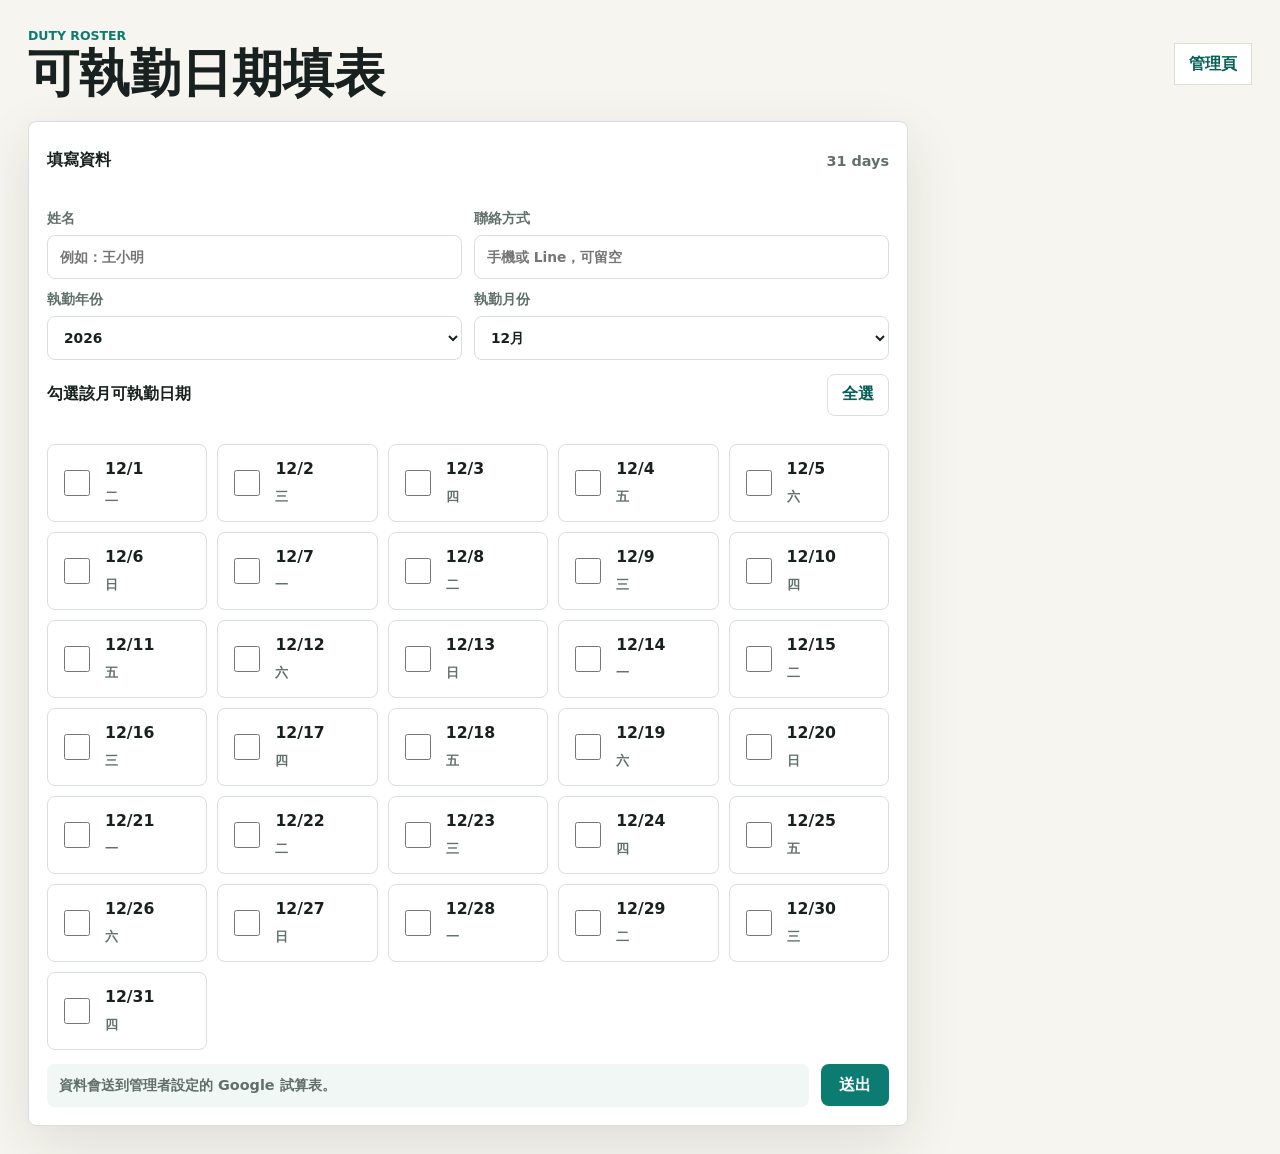
<file: index.html>
<!doctype html>
<html lang="zh-Hant">
  <head>
    <meta charset="UTF-8" />
    <meta name="viewport" content="width=device-width, initial-scale=1.0" />
    <title>可執勤日期填表</title>
    <link rel="stylesheet" href="assets/styles.css" />
  </head>
  <body>
    <main class="app-shell">
      <section class="workspace">
        <header class="topbar">
          <div>
            <p class="eyebrow">Duty roster</p>
            <h1>可執勤日期填表</h1>
          </div>
          <div class="topbar-actions">
            <a class="ghost-link" href="admin.html">管理頁</a>
          </div>
        </header>

        <section class="form-page">
          <form class="panel online-form" id="availabilityForm">
            <div class="panel-title">
              <h2>填寫資料</h2>
              <span id="dateCountLabel">0 天</span>
            </div>
            <div class="form-grid">
              <label>
                姓名
                <input id="memberName" type="text" placeholder="例如：王小明" required />
              </label>
              <label>
                聯絡方式
                <input id="memberContact" type="text" placeholder="手機或 Line，可留空" />
              </label>
              <label>
                執勤年份
                <select id="rosterYear" required></select>
              </label>
              <label>
                執勤月份
                <select id="rosterMonth" required></select>
              </label>
            </div>
            <div class="panel-title availability-title">
              <h2>勾選該月可執勤日期</h2>
              <button class="ghost-button" id="selectAllButton" type="button">全選</button>
            </div>
            <div class="calendar-grid" id="availabilityGrid"></div>
            <div class="submit-row">
              <div class="status-strip" id="submitStatus">資料會送到管理者設定的 Google 試算表。</div>
              <button class="primary-button" id="submitButton" type="submit">送出</button>
            </div>
          </form>
        </section>
      </section>
    </main>

    <script src="assets/config.js?v=14"></script>
    <script src="assets/app.js?v=14"></script>
  </body>
</html>
</file>
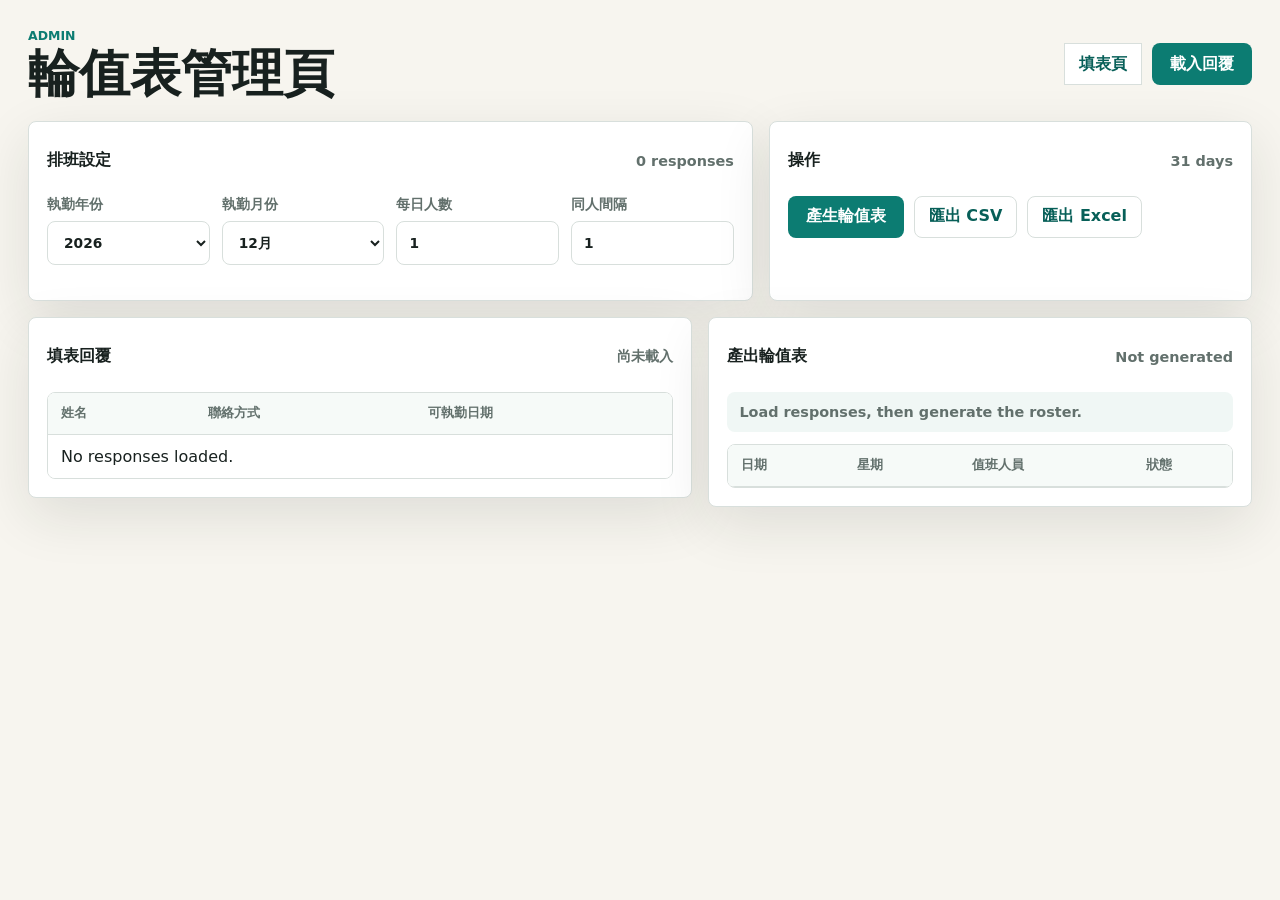
<file: admin.html>
<!doctype html>
<html lang="zh-Hant">
  <head>
    <meta charset="UTF-8" />
    <meta name="viewport" content="width=device-width, initial-scale=1.0" />
    <title>輪值表管理頁</title>
    <link rel="stylesheet" href="assets/styles.css" />
  </head>
  <body>
    <main class="app-shell">
      <section class="workspace">
        <header class="topbar">
          <div>
            <p class="eyebrow">Admin</p>
            <h1>輪值表管理頁</h1>
          </div>
          <div class="topbar-actions">
            <a class="ghost-link" href="index.html">填表頁</a>
            <button class="primary-button" id="loadResponsesButton" type="button">載入回覆</button>
          </div>
        </header>

        <section class="control-grid">
          <form class="panel" id="settingsForm">
            <div class="panel-title">
              <h2>排班設定</h2>
              <span id="responseCountLabel">0 筆回覆</span>
            </div>
            <div class="form-grid">
              <label>
                執勤年份
                <select id="rosterYear" required></select>
              </label>
              <label>
                執勤月份
                <select id="rosterMonth" required></select>
              </label>
              <label>
                每日人數
                <input id="slotsPerDay" type="number" min="1" max="8" value="1" required />
              </label>
              <label>
                同人間隔
                <input id="restDays" type="number" min="0" max="14" value="1" required />
              </label>
            </div>
          </form>

          <section class="panel">
            <div class="panel-title">
              <h2>操作</h2>
              <span id="dateCountLabel">0 天</span>
            </div>
            <div class="member-entry">
              <button class="primary-button" id="buildRosterButton" type="button">產生輪值表</button>
              <button class="ghost-button" id="exportCsvButton" type="button">匯出 CSV</button>
              <button class="ghost-button" id="exportExcelButton" type="button">匯出 Excel</button>
            </div>
            <div class="export-links" id="exportLinks"></div>
            <textarea class="export-text" id="exportText" readonly></textarea>
          </section>
        </section>

        <section class="split-view">
          <section class="panel">
            <div class="panel-title">
              <h2>填表回覆</h2>
              <span id="backendStatus">尚未載入</span>
            </div>
            <div class="table-wrap">
              <table>
                <thead>
                  <tr>
                    <th>姓名</th>
                    <th>聯絡方式</th>
                    <th>可執勤日期</th>
                  </tr>
                </thead>
                <tbody id="responsesTable"></tbody>
              </table>
            </div>
          </section>

          <section class="panel roster-panel">
            <div class="panel-title">
              <h2>產出輪值表</h2>
              <span id="rosterSummary">尚未產生</span>
            </div>
            <div class="status-strip" id="rosterStatus">載入回覆後即可產生輪值表。</div>
            <div class="table-wrap">
              <table>
                <thead>
                  <tr>
                    <th>日期</th>
                    <th>星期</th>
                    <th>值班人員</th>
                    <th>狀態</th>
                  </tr>
                </thead>
                <tbody id="rosterTable"></tbody>
              </table>
            </div>
          </section>
        </section>
      </section>
    </main>

    <script src="assets/config.js?v=26"></script>
    <script src="assets/people.js?v=26"></script>
    <script src="assets/admin.js?v=26"></script>
  </body>
</html>
</file>
<file: assets/styles.css>
:root {
  color-scheme: light;
  --bg: #f7f5ef;
  --surface: #ffffff;
  --surface-strong: #f0f7f5;
  --ink: #18211f;
  --muted: #62706c;
  --line: #d8dfdc;
  --accent: #0c7c72;
  --accent-strong: #075f58;
  --accent-soft: #dff2ee;
  --danger: #b94435;
  --warning: #996b13;
  --shadow: 0 18px 55px rgba(24, 33, 31, 0.11);
}

* {
  box-sizing: border-box;
}

body {
  margin: 0;
  min-height: 100vh;
  background: var(--bg);
  color: var(--ink);
  font-family:
    "Noto Sans TC",
    "Microsoft JhengHei",
    system-ui,
    sans-serif;
}

button,
input,
select {
  font: inherit;
}

a {
  color: inherit;
  text-decoration: none;
}

.app-shell {
  min-height: 100vh;
  padding: 28px;
}

.workspace {
  max-width: 1240px;
  margin: 0 auto;
}

.topbar {
  display: flex;
  align-items: center;
  justify-content: space-between;
  gap: 18px;
  margin-bottom: 20px;
}

.eyebrow {
  margin: 0 0 4px;
  color: var(--accent);
  font-size: 0.78rem;
  font-weight: 800;
  letter-spacing: 0;
  text-transform: uppercase;
}

h1,
h2 {
  margin: 0;
}

h1 {
  font-size: clamp(2rem, 5vw, 3.2rem);
  line-height: 1.05;
}

h2 {
  font-size: 1rem;
}

.topbar-actions,
.panel-title,
.member-entry,
.member-tabs,
.date-option,
.assignment-list {
  display: flex;
  align-items: center;
}

.topbar-actions {
  gap: 10px;
  flex-wrap: wrap;
  justify-content: flex-end;
}

button {
  border: 0;
  border-radius: 8px;
  cursor: pointer;
  transition:
    transform 0.16s ease,
    background 0.16s ease,
    border-color 0.16s ease;
}

button:hover {
  transform: translateY(-1px);
}

.primary-button,
.ghost-button,
.ghost-link,
.icon-button {
  min-height: 42px;
}

.primary-button,
.ghost-button,
.ghost-link {
  display: inline-flex;
  align-items: center;
  justify-content: center;
}

.primary-button {
  background: var(--accent);
  color: #fff;
  padding: 0 18px;
  font-weight: 800;
}

.primary-button:hover {
  background: var(--accent-strong);
}

.ghost-button,
.ghost-link {
  background: #fff;
  color: var(--accent-strong);
  border: 1px solid var(--line);
  padding: 0 14px;
  font-weight: 700;
}

.icon-button {
  width: 42px;
  background: #fff;
  border: 1px solid var(--line);
  color: var(--accent-strong);
  font-size: 1.2rem;
  font-weight: 900;
}

.control-grid {
  display: grid;
  grid-template-columns: 1.35fr 0.9fr;
  gap: 16px;
  margin-bottom: 16px;
}

.form-page {
  max-width: 880px;
}

.online-form {
  display: grid;
  gap: 14px;
}

.split-view {
  display: grid;
  grid-template-columns: minmax(0, 1.1fr) minmax(390px, 0.9fr);
  gap: 16px;
  align-items: start;
}

.panel {
  background: var(--surface);
  border: 1px solid var(--line);
  border-radius: 8px;
  box-shadow: var(--shadow);
  padding: 18px;
}

.panel-title {
  justify-content: space-between;
  gap: 12px;
  min-height: 42px;
  margin-bottom: 14px;
}

.panel-title span {
  color: var(--muted);
  font-size: 0.9rem;
  font-weight: 700;
}

.form-grid {
  display: grid;
  grid-template-columns: repeat(4, minmax(0, 1fr));
  gap: 12px;
}

.online-form .form-grid {
  grid-template-columns: repeat(2, minmax(0, 1fr));
}

.date-checkbox {
  width: 26px;
  height: 26px;
  min-height: 26px;
  accent-color: var(--accent);
  flex: 0 0 auto;
  cursor: pointer;
}

label {
  display: grid;
  gap: 7px;
  color: var(--muted);
  font-size: 0.86rem;
  font-weight: 800;
}

input,
select {
  width: 100%;
  min-height: 44px;
  border: 1px solid var(--line);
  border-radius: 8px;
  padding: 0 12px;
  color: var(--ink);
  background: #fff;
  outline: none;
}

input:focus,
select:focus {
  border-color: var(--accent);
  box-shadow: 0 0 0 3px var(--accent-soft);
}

.member-entry {
  gap: 10px;
}

.export-links {
  margin-top: 12px;
  min-height: 32px;
}

.download-link {
  display: inline-flex;
  align-items: center;
  min-height: 36px;
  padding: 0 12px;
  border-radius: 8px;
  background: var(--accent-soft);
  color: var(--accent-strong);
  font-weight: 800;
  border: 1px solid var(--accent);
}

.export-text {
  display: none;
  width: 100%;
  min-height: 190px;
  margin-top: 12px;
  padding: 12px;
  border: 1px solid var(--line);
  border-radius: 8px;
  background: #fff;
  color: var(--ink);
  font-family: Consolas, "Microsoft JhengHei", monospace;
  font-size: 0.86rem;
  line-height: 1.5;
  white-space: pre;
}

.member-entry label {
  flex: 1;
}

.member-tabs {
  gap: 8px;
  flex-wrap: wrap;
  margin-bottom: 14px;
  min-height: 42px;
}

.member-tab {
  display: inline-flex;
  align-items: center;
  gap: 8px;
  min-height: 38px;
  padding: 0 10px 0 13px;
  background: #fff;
  color: var(--ink);
  border: 1px solid var(--line);
  font-weight: 800;
}

.member-tab.active {
  background: var(--accent-soft);
  border-color: var(--accent);
  color: var(--accent-strong);
}

.remove-member {
  display: inline-grid;
  place-items: center;
  width: 22px;
  height: 22px;
  border-radius: 999px;
  background: rgba(185, 68, 53, 0.1);
  color: var(--danger);
  font-weight: 900;
}

.calendar-grid {
  display: grid;
  grid-template-columns: repeat(auto-fill, minmax(138px, 1fr));
  gap: 10px;
}

.empty-state {
  grid-column: 1 / -1;
  min-height: 180px;
  display: grid;
  place-items: center;
  text-align: center;
  color: var(--muted);
  background: var(--surface-strong);
  border: 1px dashed var(--line);
  border-radius: 8px;
  padding: 24px;
}

.date-option {
  justify-content: flex-start;
  gap: 12px;
  width: 100%;
  min-height: 78px;
  border: 1px solid var(--line);
  border-radius: 8px;
  padding: 12px;
  background: #fff;
  color: var(--ink);
}

.date-option.available {
  border-color: var(--accent);
  background: var(--accent-soft);
}

.date-label {
  flex: 1;
  min-height: 48px;
  display: grid;
  align-content: center;
  color: var(--ink);
  cursor: pointer;
}

.date-label strong,
.date-label span {
  display: block;
}

.date-label strong {
  font-size: 0.98rem;
}

.date-label span {
  margin-top: 3px;
  color: var(--muted);
  font-size: 0.82rem;
  font-weight: 700;
}

.status-strip {
  border-radius: 8px;
  background: var(--surface-strong);
  color: var(--muted);
  padding: 12px;
  font-size: 0.9rem;
  font-weight: 700;
  margin-bottom: 12px;
}

.status-strip.warning {
  background: #fff1d5;
  color: var(--warning);
}

.status-strip.good {
  background: var(--accent-soft);
  color: var(--accent-strong);
}

.submit-row {
  display: grid;
  grid-template-columns: 1fr auto;
  gap: 12px;
  align-items: center;
}

.submit-row .status-strip {
  margin-bottom: 0;
}

.good {
  color: var(--accent-strong);
}

.warning {
  color: var(--warning);
}

.table-wrap {
  overflow: auto;
  border: 1px solid var(--line);
  border-radius: 8px;
}

table {
  width: 100%;
  min-width: 520px;
  border-collapse: collapse;
  background: #fff;
}

th,
td {
  padding: 12px 13px;
  text-align: left;
  border-bottom: 1px solid var(--line);
  vertical-align: top;
}

th {
  position: sticky;
  top: 0;
  background: #f6faf8;
  color: var(--muted);
  font-size: 0.8rem;
}

tbody tr:last-child td {
  border-bottom: 0;
}

.assignment-list {
  gap: 6px;
  flex-wrap: wrap;
}

.pill {
  display: inline-flex;
  align-items: center;
  min-height: 28px;
  padding: 0 9px;
  border-radius: 999px;
  background: var(--accent-soft);
  color: var(--accent-strong);
  font-size: 0.84rem;
  font-weight: 800;
}

.shortage {
  color: var(--danger);
  font-weight: 800;
}

.sr-only {
  position: absolute;
  width: 1px;
  height: 1px;
  padding: 0;
  margin: -1px;
  overflow: hidden;
  clip: rect(0, 0, 0, 0);
  white-space: nowrap;
  border: 0;
}

@media (max-width: 980px) {
  .control-grid,
  .split-view {
    grid-template-columns: 1fr;
  }

  .form-grid {
    grid-template-columns: repeat(2, minmax(0, 1fr));
  }
}

@media (max-width: 640px) {
  .app-shell {
    padding: 16px;
  }

  .topbar,
  .member-entry {
    align-items: stretch;
    flex-direction: column;
  }

  .topbar-actions {
    justify-content: flex-start;
  }

  .form-grid {
    grid-template-columns: 1fr;
  }

  .online-form .form-grid,
  .submit-row {
    grid-template-columns: 1fr;
  }

  .panel {
    padding: 14px;
  }

  .calendar-grid {
    grid-template-columns: 1fr;
  }
}
</file>
